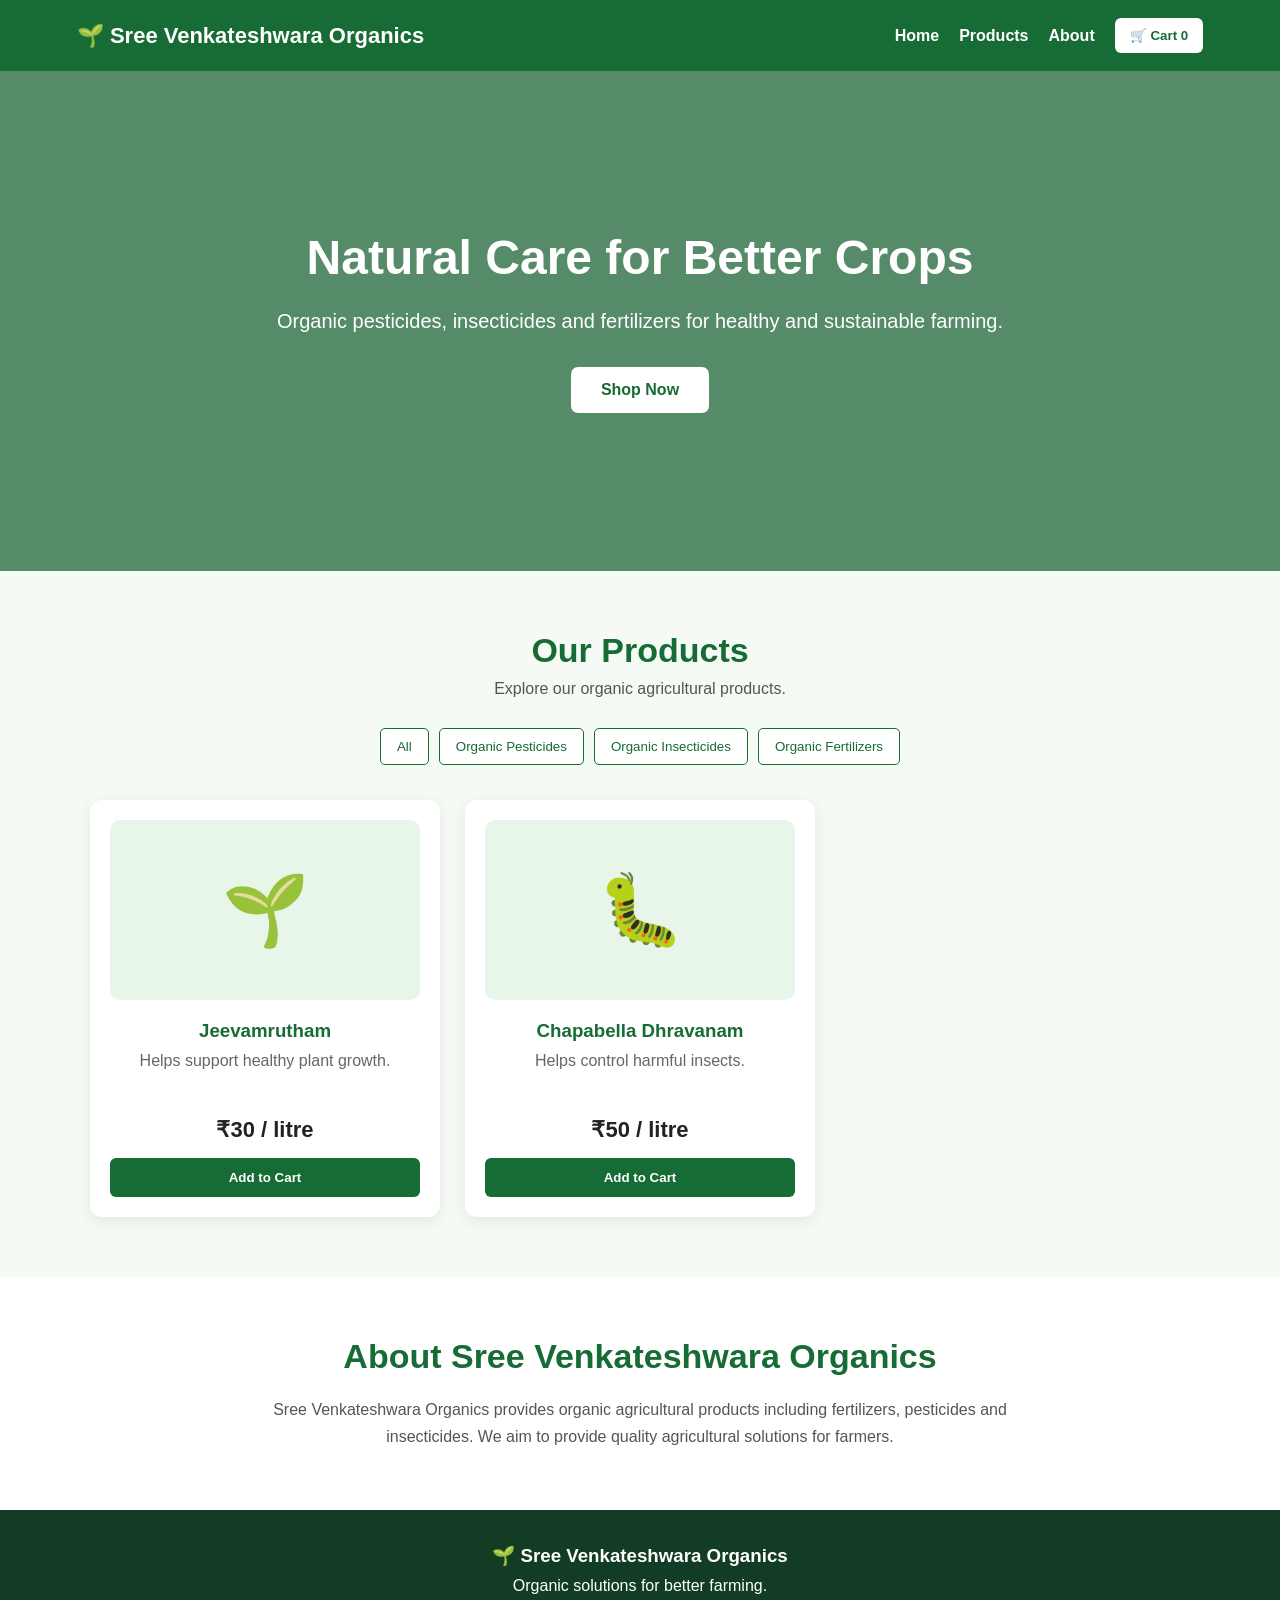
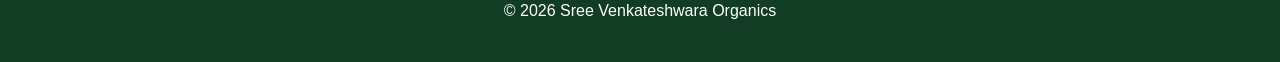
<file: Sree Venkateswara Organics/index.html>
<!DOCTYPE html>
<html lang="en">
<head>
    <meta charset="UTF-8">
    <meta name="viewport" content="width=device-width, initial-scale=1.0">
    <title>Sree Venkateshwara Organics</title>
    <link rel="stylesheet" href="style.css">
</head>

<body>

<header>
    <div class="logo">
        🌱 Sree Venkateshwara Organics
    </div>

    <nav>
        <a href="#home">Home</a>
        <a href="#products">Products</a>
        <a href="#about">About</a>

        <button class="cart-button" onclick="openCart()">
            🛒 Cart <span id="cartCount">0</span>
        </button>
    </nav>
</header>


<section id="home" class="hero">

    <div class="hero-content">

        <h1>Natural Care for Better Crops</h1>

        <p>
            Organic pesticides, insecticides and fertilizers
            for healthy and sustainable farming.
        </p>

        <a href="#products" class="shop-button">
            Shop Now
        </a>

    </div>

</section>


<section id="products" class="products-section">

    <h2>Our Products</h2>

    <p class="section-text">
        Explore our organic agricultural products.
    </p>


    <div class="category-buttons">

        <button onclick="filterProducts('all')">
            All
        </button>

        <button onclick="filterProducts('pesticide')">
            Organic Pesticides
        </button>

        <button onclick="filterProducts('insecticide')">
            Organic Insecticides
        </button>

        <button onclick="filterProducts('fertilizer')">
            Organic Fertilizers
        </button>

    </div>


    <div id="productContainer" class="product-container">


        <!-- JEEVAMRUTHAM -->

        <div class="product-card fertilizer">

            <div class="product-image">
                🌱
            </div>

            <h3>Jeevamrutham</h3>

            <p>
                Helps support healthy plant growth.
            </p>

            <h4>₹30 / litre</h4>

            <button onclick="addToCart('Jeevamrutham', 30)">
                Add to Cart
            </button>

        </div>


        <!-- CHAPABELLA DHRAVANAM -->

        <div class="product-card insecticide">

            <div class="product-image">
                🐛
            </div>

            <h3>Chapabella Dhravanam</h3>

            <p>
                Helps control harmful insects.
            </p>

            <h4>₹50 / litre</h4>

            <button onclick="addToCart('Chapabella Dhravanam', 50)">
                Add to Cart
            </button>

        </div>


    </div>

</section>


<section id="about" class="about-section">

    <h2>About Sree Venkateshwara Organics</h2>

    <p>
        Sree Venkateshwara Organics provides organic agricultural
        products including fertilizers, pesticides and insecticides.
        We aim to provide quality agricultural solutions for farmers.
    </p>

</section>


<footer>

    <h3>🌱 Sree Venkateshwara Organics</h3>

    <p>Organic solutions for better farming.</p>

    <p>© 2026 Sree Venkateshwara Organics</p>

</footer>


<!-- CART -->

<div id="cartModal" class="cart-modal">

    <div class="cart-box">

        <button class="close-button" onclick="closeCart()">
            ✕
        </button>

        <h2>🛒 Your Cart</h2>

        <div id="cartItems"></div>

        <h3>
            Total: ₹<span id="cartTotal">0</span>
        </h3>

        <button class="checkout-button" onclick="checkout()">
            Proceed to Checkout
        </button>

    </div>

</div>


<script src="script.js"></script>

</body>
</html>
</file>
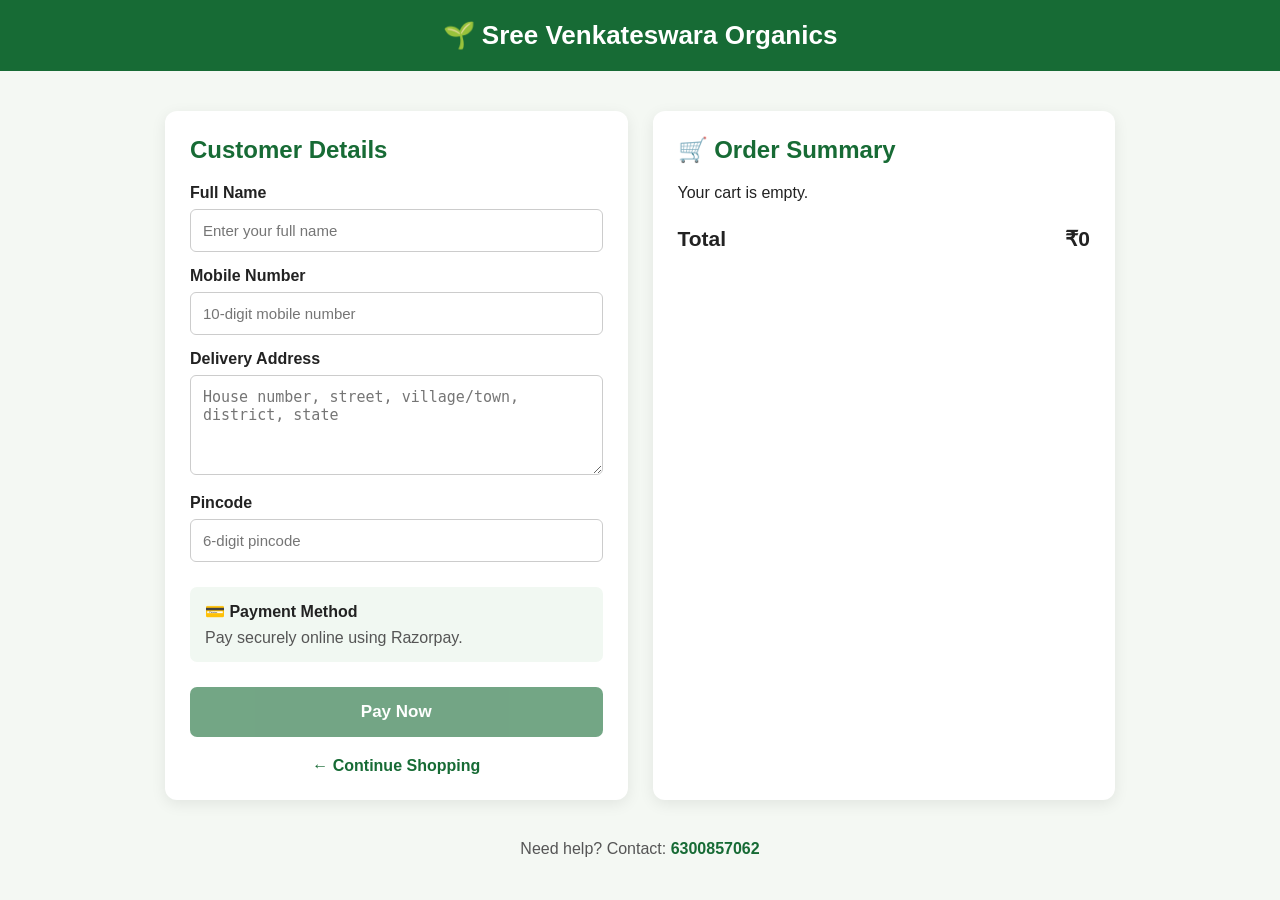
<file: Sree Venkateswara Organics/checkout.html>
<!DOCTYPE html>
<html lang="en">

<head>

    <meta charset="UTF-8">

    <meta
        name="viewport"
        content="width=device-width, initial-scale=1.0"
    >

    <title>Checkout - Sree Venkateswara Organics</title>

    <script src="https://checkout.razorpay.com/v1/checkout.js"></script>

    <style>

        * {
            box-sizing: border-box;
            margin: 0;
            padding: 0;
        }

        body {
            font-family: Arial, sans-serif;
            background: #f4f8f3;
            color: #222;
        }

        header {
            background: #176b35;
            color: white;
            padding: 20px;
            text-align: center;
        }

        header h1 {
            font-size: 26px;
        }

        .container {
            width: 92%;
            max-width: 950px;
            margin: 40px auto;
            display: grid;
            grid-template-columns: 1fr 1fr;
            gap: 25px;
        }

        .box {
            background: white;
            padding: 25px;
            border-radius: 12px;
            box-shadow: 0 4px 15px rgba(0, 0, 0, 0.08);
        }

        .box h2 {
            color: #176b35;
            margin-bottom: 20px;
        }

        label {
            display: block;
            margin-top: 15px;
            margin-bottom: 7px;
            font-weight: bold;
        }

        input,
        textarea {
            width: 100%;
            padding: 12px;
            border: 1px solid #ccc;
            border-radius: 6px;
            font-size: 15px;
        }

        textarea {
            min-height: 100px;
            resize: vertical;
        }

        .order-item {
            display: flex;
            justify-content: space-between;
            gap: 15px;
            padding: 14px 0;
            border-bottom: 1px solid #ddd;
        }

        .total {
            display: flex;
            justify-content: space-between;
            margin-top: 25px;
            font-size: 21px;
            font-weight: bold;
        }

        .payment {
            margin-top: 25px;
            padding: 15px;
            background: #f1f8f2;
            border-radius: 7px;
        }

        .payment p {
            margin-top: 8px;
            color: #555;
        }

        .place-order {
            width: 100%;
            margin-top: 25px;
            padding: 15px;
            border: none;
            border-radius: 7px;
            background: #176b35;
            color: white;
            font-size: 17px;
            font-weight: bold;
            cursor: pointer;
        }

        .place-order:hover {
            background: #0d4d24;
        }

        .place-order:disabled {
            opacity: 0.6;
            cursor: not-allowed;
        }

        .back {
            display: block;
            text-align: center;
            margin-top: 20px;
            color: #176b35;
            text-decoration: none;
            font-weight: bold;
        }

        .contact {
            text-align: center;
            margin: 20px;
            color: #555;
        }

        .contact strong {
            color: #176b35;
        }

        @media (max-width: 700px) {

            .container {
                grid-template-columns: 1fr;
            }

            header h1 {
                font-size: 21px;
            }

        }

    </style>

</head>


<body>

<header>

    <h1>
        🌱 Sree Venkateswara Organics
    </h1>

</header>


<div class="container">


    <div class="box">

        <h2>
            Customer Details
        </h2>


        <form id="checkoutForm">


            <label for="name">
                Full Name
            </label>

            <input
                type="text"
                id="name"
                placeholder="Enter your full name"
                required
            >


            <label for="phone">
                Mobile Number
            </label>

            <input
                type="tel"
                id="phone"
                placeholder="10-digit mobile number"
                maxlength="10"
                pattern="[0-9]{10}"
                required
            >


            <label for="address">
                Delivery Address
            </label>

            <textarea
                id="address"
                placeholder="House number, street, village/town, district, state"
                required
            ></textarea>


            <label for="pincode">
                Pincode
            </label>

            <input
                type="text"
                id="pincode"
                placeholder="6-digit pincode"
                maxlength="6"
                pattern="[0-9]{6}"
                required
            >


            <div class="payment">

                <strong>
                    💳 Payment Method
                </strong>

                <p>
                    Pay securely online using Razorpay.
                </p>

            </div>


            <button
                type="submit"
                class="place-order"
                id="submitButton"
            >
                Pay Now
            </button>


        </form>


        <a
            href="index.html"
            class="back"
        >
            ← Continue Shopping
        </a>

    </div>


    <div class="box">

        <h2>
            🛒 Order Summary
        </h2>

        <div id="orderItems"></div>


        <div class="total">

            <span>
                Total
            </span>

            <span>
                ₹<span id="orderTotal">0</span>
            </span>

        </div>

    </div>


</div>


<div class="contact">

    Need help?

    Contact:

    <strong>
        6300857062
    </strong>

</div>


<script>

const cart =
    JSON.parse(
        localStorage.getItem("cart")
    ) || [];


const orderItems =
    document.getElementById("orderItems");

const orderTotal =
    document.getElementById("orderTotal");

const submitButton =
    document.getElementById("submitButton");

let total = 0;


if (cart.length === 0) {

    orderItems.innerHTML = `
        <p>Your cart is empty.</p>
    `;

    submitButton.disabled = true;

} else {

    cart.forEach(function(product) {

        const productTotal =
            Number(product.price) *
            Number(product.quantity);

        total += productTotal;

        orderItems.innerHTML += `

            <div class="order-item">

                <div>
                    <strong>
                        ${product.name}
                    </strong>

                    <br>

                    Quantity:
                    ${product.quantity}
                </div>

                <strong>
                    ₹${productTotal}
                </strong>

            </div>
        `;

    });

}

orderTotal.innerText = total;


/* ============================
   SUBMIT CHECKOUT
============================ */

document
    .getElementById("checkoutForm")
    .addEventListener("submit", async function(event) {

        event.preventDefault();

        if (cart.length === 0) {

            alert("Your cart is empty.");

            return;
        }


        const name =
            document.getElementById("name")
                .value
                .trim();

        const phone =
            document.getElementById("phone")
                .value
                .trim();

        const address =
            document.getElementById("address")
                .value
                .trim();

        const pincode =
            document.getElementById("pincode")
                .value
                .trim();


        if (!/^[0-9]{10}$/.test(phone)) {

            alert(
                "Please enter a valid 10-digit mobile number."
            );

            return;
        }


        if (!/^[0-9]{6}$/.test(pincode)) {

            alert(
                "Please enter a valid pincode."
            );

            return;
        }


        submitButton.disabled = true;

        submitButton.innerText =
            "Opening Payment...";


        try {

            /* CREATE RAZORPAY ORDER */

            const response =
                await fetch(
                    "/api/create-payment-order",
                    {
                        method: "POST",

                        headers: {
                            "Content-Type":
                                "application/json"
                        },

                        body: JSON.stringify({

                            name: name,

                            phone: phone,

                            address: address,

                            pincode: pincode,

                            items: cart,

                            total: total

                        })
                    }
                );


            const result =
                await response.json();


            if (!response.ok || !result.success) {

                throw new Error(
                    result.message ||
                    "Unable to create payment order."
                );
            }


            /* OPEN RAZORPAY */

            const options = {

                key: result.key_id,

                amount: result.amount,

                currency: result.currency,

                name: "Sree Venkateswara Organics",

                description:
                    "Organic agricultural products",

                order_id:
                    result.razorpay_order_id,

                prefill: {

                    name: name,

                    contact: phone

                },

                notes: {

                    address: address

                },


                handler: async function(payment) {

                    submitButton.innerText =
                        "Verifying Payment...";


                    try {

                        const verifyResponse =
                            await fetch(
                                "/api/verify-payment",
                                {

                                    method: "POST",

                                    headers: {
                                        "Content-Type":
                                            "application/json"
                                    },

                                    body:
                                        JSON.stringify({

                                            local_order_id:
                                                result.local_order_id,

                                            razorpay_order_id:
                                                payment.razorpay_order_id,

                                            razorpay_payment_id:
                                                payment.razorpay_payment_id,

                                            razorpay_signature:
                                                payment.razorpay_signature

                                        })

                                }
                            );


                        const verifyResult =
                            await verifyResponse.json();


                        if (
                            verifyResponse.ok &&
                            verifyResult.success
                        ) {

                            localStorage.removeItem(
                                "cart"
                            );


                            window.location.href =
                                "order-success.html?order=" +
                                result.local_order_id;

                        } else {

                            alert(
                                verifyResult.message ||
                                "Payment verification failed."
                            );

                            submitButton.disabled =
                                false;

                            submitButton.innerText =
                                "Pay Now";
                        }

                    } catch (error) {

                        console.error(error);

                        alert(
                            "Payment completed, but verification could not be completed. Please contact 6300857062."
                        );

                        submitButton.disabled =
                            false;

                        submitButton.innerText =
                            "Pay Now";
                    }

                },


                modal: {

                    ondismiss: function() {

                        submitButton.disabled =
                            false;

                        submitButton.innerText =
                            "Pay Now";
                    }

                }

            };


            const razorpay =
                new Razorpay(options);


            razorpay.on(
                "payment.failed",
                function(response) {

                    console.error(
                        "Payment failed:",
                        response.error
                    );

                    alert(
                        response.error.description ||
                        "Payment failed. Please try again."
                    );

                    submitButton.disabled =
                        false;

                    submitButton.innerText =
                        "Pay Now";
                }
            );


            razorpay.open();


        } catch (error) {

            console.error(error);

            alert(
                error.message ||
                "Could not connect to the server."
            );

            submitButton.disabled =
                false;

            submitButton.innerText =
                "Pay Now";
        }

    });

</script>


</body>

</html>
</file>
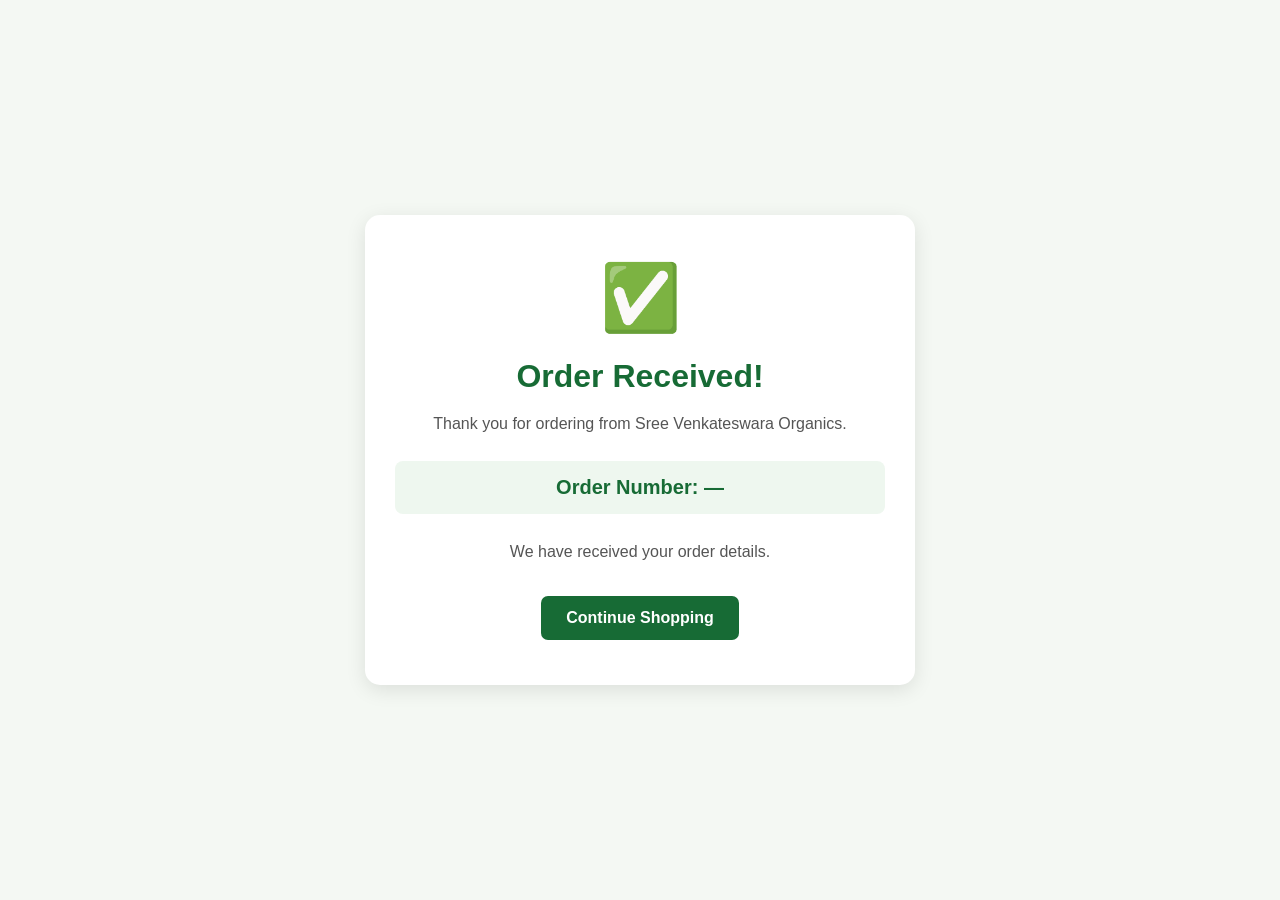
<file: Sree Venkateswara Organics/order-success.html>
<!DOCTYPE html>
<html lang="en">

<head>

    <meta charset="UTF-8">

    <meta
        name="viewport"
        content="width=device-width, initial-scale=1.0"
    >

    <title>
        Order Confirmed - Sree Venkateswara Organics
    </title>

    <style>

        * {
            box-sizing: border-box;
        }

        body {
            margin: 0;

            font-family: Arial, sans-serif;

            background: #f4f8f3;

            display: flex;

            justify-content: center;

            align-items: center;

            min-height: 100vh;

            text-align: center;
        }

        .box {
            width: 90%;
            max-width: 550px;

            background: white;

            padding: 45px 30px;

            border-radius: 15px;

            box-shadow:
                0 5px 20px rgba(0,0,0,0.1);
        }

        .icon {
            font-size: 65px;

            margin-bottom: 15px;
        }

        h1 {
            color: #176b35;

            margin-bottom: 15px;
        }

        p {
            color: #555;

            line-height: 1.6;
        }

        .order-number {
            margin: 25px 0;

            padding: 15px;

            background: #eef7ef;

            border-radius: 8px;

            font-size: 20px;

            font-weight: bold;

            color: #176b35;
        }

        a {
            display: inline-block;

            margin-top: 15px;

            padding: 13px 25px;

            background: #176b35;

            color: white;

            text-decoration: none;

            border-radius: 7px;

            font-weight: bold;
        }

    </style>

</head>


<body>


<div class="box">

    <div class="icon">
        ✅
    </div>


    <h1>
        Order Received!
    </h1>


    <p>
        Thank you for ordering from
        Sree Venkateswara Organics.
    </p>


    <div
        class="order-number"
        id="orderNumber"
    >
        Order Number: —
    </div>


    <p>
        We have received your order details.
    </p>


    <a href="index.html">
        Continue Shopping
    </a>


</div>


<script>

    const parameters =
        new URLSearchParams(
            window.location.search
        );


    const order =
        parameters.get("order");


    if (order) {

        document.getElementById(
            "orderNumber"
        ).innerText =
            "Order Number: #" + order;

    }

</script>


</body>

</html>
</file>
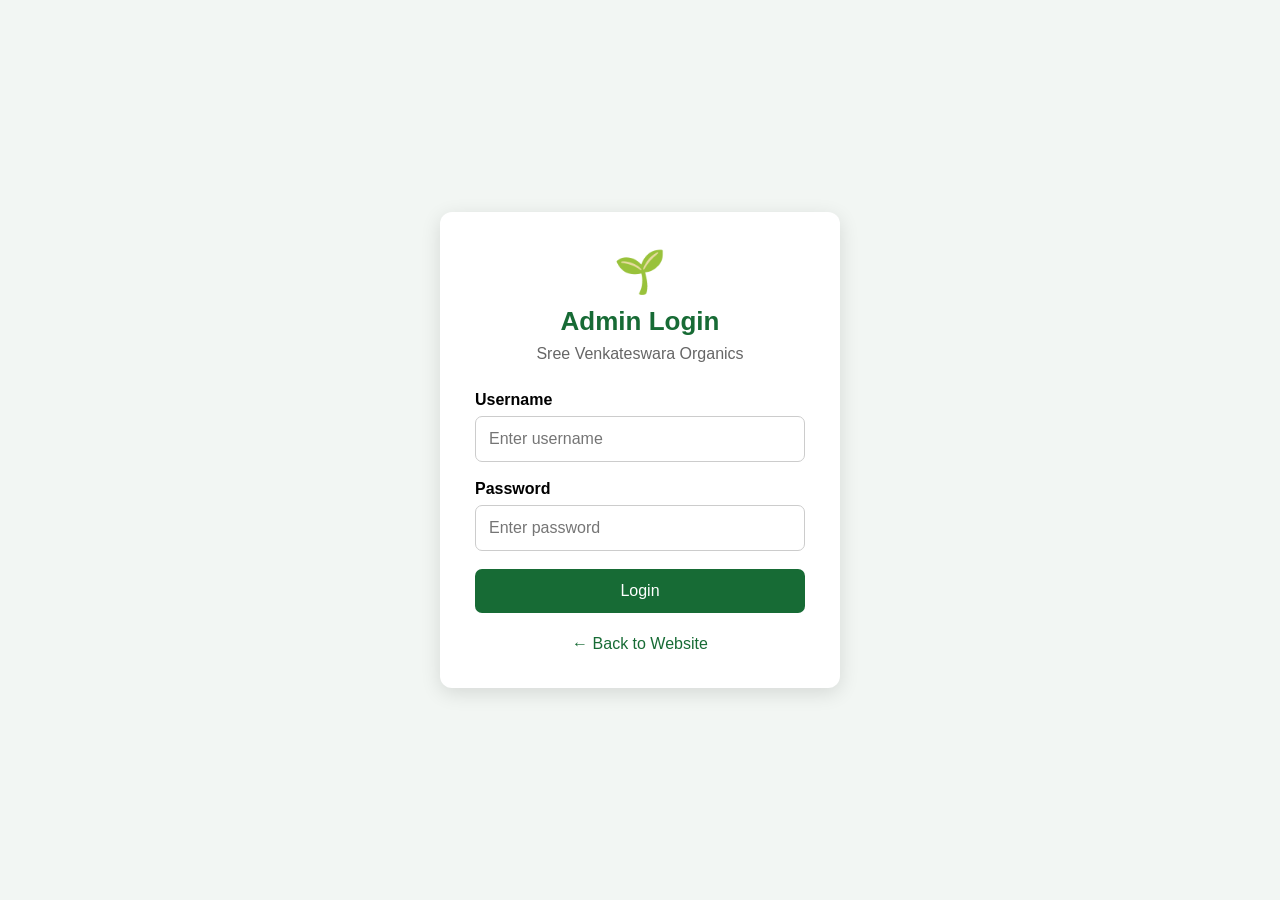
<file: Sree Venkateswara Organics/admin/admin-login.html>
<!DOCTYPE html>
<html lang="en">
<head>
    <meta charset="UTF-8">
    <meta name="viewport" content="width=device-width, initial-scale=1.0">

    <title>Admin Login - Sree Venkateswara Organics</title>

    <style>
        * {
            box-sizing: border-box;
        }

        body {
            margin: 0;
            min-height: 100vh;
            display: flex;
            justify-content: center;
            align-items: center;
            font-family: Arial, sans-serif;
            background: #f2f6f3;
        }

        .login-container {
            width: 90%;
            max-width: 400px;
            background: white;
            padding: 35px;
            border-radius: 12px;
            box-shadow: 0 5px 20px rgba(0, 0, 0, 0.12);
        }

        .logo {
            text-align: center;
            font-size: 42px;
            margin-bottom: 10px;
        }

        h1 {
            text-align: center;
            color: #176b35;
            margin: 0;
            font-size: 26px;
        }

        .subtitle {
            text-align: center;
            color: #666;
            margin: 8px 0 28px;
        }

        label {
            display: block;
            font-weight: bold;
            margin-bottom: 7px;
        }

        input {
            width: 100%;
            padding: 13px;
            border: 1px solid #ccc;
            border-radius: 7px;
            font-size: 16px;
            margin-bottom: 18px;
        }

        input:focus {
            outline: none;
            border-color: #176b35;
        }

        button {
            width: 100%;
            padding: 13px;
            border: none;
            border-radius: 7px;
            background: #176b35;
            color: white;
            font-size: 16px;
            cursor: pointer;
        }

        button:hover {
            background: #0f5127;
        }

        button:disabled {
            background: #777;
            cursor: not-allowed;
        }

        .error {
            display: none;
            background: #ffe6e6;
            color: #b00020;
            padding: 11px;
            border-radius: 7px;
            text-align: center;
            margin-bottom: 18px;
        }

        .back {
            display: block;
            text-align: center;
            margin-top: 22px;
            color: #176b35;
            text-decoration: none;
        }

        .back:hover {
            text-decoration: underline;
        }
    </style>
</head>

<body>

<div class="login-container">

    <div class="logo">🌱</div>

    <h1>Admin Login</h1>

    <div class="subtitle">
        Sree Venkateswara Organics
    </div>

    <div id="errorMessage" class="error"></div>

    <form id="loginForm">

        <label for="username">Username</label>

        <input
            type="text"
            id="username"
            name="username"
            placeholder="Enter username"
            autocomplete="username"
            required
        >

        <label for="password">Password</label>

        <input
            type="password"
            id="password"
            name="password"
            placeholder="Enter password"
            autocomplete="current-password"
            required
        >

        <button type="submit" id="loginButton">
            Login
        </button>

    </form>

    <a href="/" class="back">
        ← Back to Website
    </a>

</div>

<script>

const loginForm = document.getElementById("loginForm");
const loginButton = document.getElementById("loginButton");
const errorMessage = document.getElementById("errorMessage");

loginForm.addEventListener("submit", async function(event) {

    event.preventDefault();

    errorMessage.style.display = "none";

    const username =
        document.getElementById("username").value.trim();

    const password =
        document.getElementById("password").value;

    loginButton.disabled = true;
    loginButton.textContent = "Logging in...";

    try {

        const response = await fetch("/api/admin-login", {
            method: "POST",

            headers: {
                "Content-Type": "application/json"
            },

            body: JSON.stringify({
                username: username,
                password: password
            })
        });

        const data = await response.json();

        if (data.success) {

            window.location.href = "/admin";

        } else {

            errorMessage.textContent =
                data.message || "Invalid username or password.";

            errorMessage.style.display = "block";

            loginButton.disabled = false;
            loginButton.textContent = "Login";
        }

    } catch (error) {

        errorMessage.textContent =
            "Server connection failed. Make sure Flask is running.";

        errorMessage.style.display = "block";

        loginButton.disabled = false;
        loginButton.textContent = "Login";
    }

});

</script>

</body>
</html>
</file>
<file: Sree Venkateswara Organics/style.css>
* {
    margin: 0;
    padding: 0;
    box-sizing: border-box;
}

body {
    font-family: Arial, sans-serif;
    background: #f6faf5;
    color: #222;
}


/* HEADER */

header {
    background: #176b35;
    color: white;
    padding: 18px 6%;
    display: flex;
    justify-content: space-between;
    align-items: center;
    position: sticky;
    top: 0;
    z-index: 100;
}

.logo {
    font-size: 22px;
    font-weight: bold;
}

nav {
    display: flex;
    align-items: center;
    gap: 20px;
}

nav a {
    color: white;
    text-decoration: none;
    font-weight: bold;
}

.cart-button {
    border: none;
    background: white;
    color: #176b35;
    padding: 10px 15px;
    border-radius: 6px;
    cursor: pointer;
    font-weight: bold;
}


/* HERO */

.hero {
    min-height: 500px;
    display: flex;
    align-items: center;
    justify-content: center;
    text-align: center;
    padding: 40px 20px;

    background:
        linear-gradient(
            rgba(0, 80, 30, 0.65),
            rgba(0, 80, 30, 0.65)
        ),
        url("https://images.unsplash.com/photo-1501004318641-b39e6451bec6?auto=format&fit=crop&w=1600&q=80");

    background-size: cover;
    background-position: center;
}

.hero-content {
    max-width: 750px;
    color: white;
}

.hero h1 {
    font-size: 48px;
    margin-bottom: 20px;
}

.hero p {
    font-size: 20px;
    line-height: 1.6;
    margin-bottom: 30px;
}

.shop-button {
    display: inline-block;
    background: white;
    color: #176b35;
    padding: 14px 30px;
    border-radius: 7px;
    text-decoration: none;
    font-weight: bold;
}


/* PRODUCTS */

.products-section {
    padding: 60px 6%;
    text-align: center;
}

.products-section h2,
.about-section h2 {
    font-size: 34px;
    color: #176b35;
    margin-bottom: 10px;
}

.section-text {
    margin-bottom: 30px;
    color: #555;
}

.category-buttons {
    display: flex;
    justify-content: center;
    gap: 10px;
    flex-wrap: wrap;
    margin-bottom: 35px;
}

.category-buttons button {
    border: 1px solid #176b35;
    background: white;
    color: #176b35;
    padding: 10px 16px;
    border-radius: 5px;
    cursor: pointer;
}

.category-buttons button:hover {
    background: #176b35;
    color: white;
}


/* PRODUCT CARDS */

.product-container {
    display: grid;
    grid-template-columns: repeat(3, 1fr);
    gap: 25px;
    max-width: 1100px;
    margin: auto;
}

.product-card {
    background: white;
    border-radius: 12px;
    padding: 20px;
    box-shadow: 0 4px 15px rgba(0, 0, 0, 0.08);
}

.product-image {
    height: 180px;
    background: #e8f5e9;
    border-radius: 10px;

    display: flex;
    align-items: center;
    justify-content: center;

    font-size: 70px;
    margin-bottom: 20px;
}

.product-card h3 {
    color: #176b35;
    margin-bottom: 10px;
}

.product-card p {
    color: #666;
    min-height: 50px;
}

.product-card h4 {
    font-size: 22px;
    margin: 15px 0;
}

.product-card button {
    width: 100%;
    border: none;
    background: #176b35;
    color: white;
    padding: 12px;
    border-radius: 6px;
    cursor: pointer;
    font-weight: bold;
}

.product-card button:hover {
    background: #0d4d24;
}


/* ABOUT */

.about-section {
    background: white;
    padding: 60px 10%;
    text-align: center;
}

.about-section p {
    max-width: 800px;
    margin: 20px auto 0;
    line-height: 1.7;
    color: #555;
}


/* FOOTER */

footer {
    background: #123d24;
    color: white;
    text-align: center;
    padding: 35px 20px;
}

footer h3 {
    margin-bottom: 10px;
}

footer p {
    margin: 7px;
}


/* CART */

.cart-modal {
    display: none;

    position: fixed;
    inset: 0;

    background: rgba(0, 0, 0, 0.6);

    z-index: 1000;

    justify-content: center;
    align-items: center;
}

.cart-box {
    background: white;
    width: 90%;
    max-width: 500px;
    max-height: 80vh;
    overflow-y: auto;

    padding: 30px;
    border-radius: 12px;

    position: relative;
}

.close-button {
    position: absolute;
    right: 15px;
    top: 15px;

    border: none;
    background: none;

    font-size: 20px;
    cursor: pointer;
}

.cart-box h2 {
    color: #176b35;
    margin-bottom: 20px;
}

.cart-item {
    display: flex;
    justify-content: space-between;
    align-items: center;

    padding: 12px 0;
    border-bottom: 1px solid #ddd;
}

.remove-button {
    background: #d32f2f;
    color: white;
    border: none;

    padding: 5px 8px;
    border-radius: 4px;

    cursor: pointer;
}

.checkout-button {
    width: 100%;
    background: #176b35;
    color: white;

    border: none;
    padding: 14px;

    border-radius: 6px;

    margin-top: 20px;

    cursor: pointer;
    font-weight: bold;
}


/* MOBILE */

@media (max-width: 800px) {

    header {
        flex-direction: column;
        gap: 15px;
    }

    nav {
        flex-wrap: wrap;
        justify-content: center;
    }

    .hero h1 {
        font-size: 34px;
    }

    .hero p {
        font-size: 17px;
    }

    .product-container {
        grid-template-columns: 1fr;
        max-width: 400px;
    }

}
</file>
